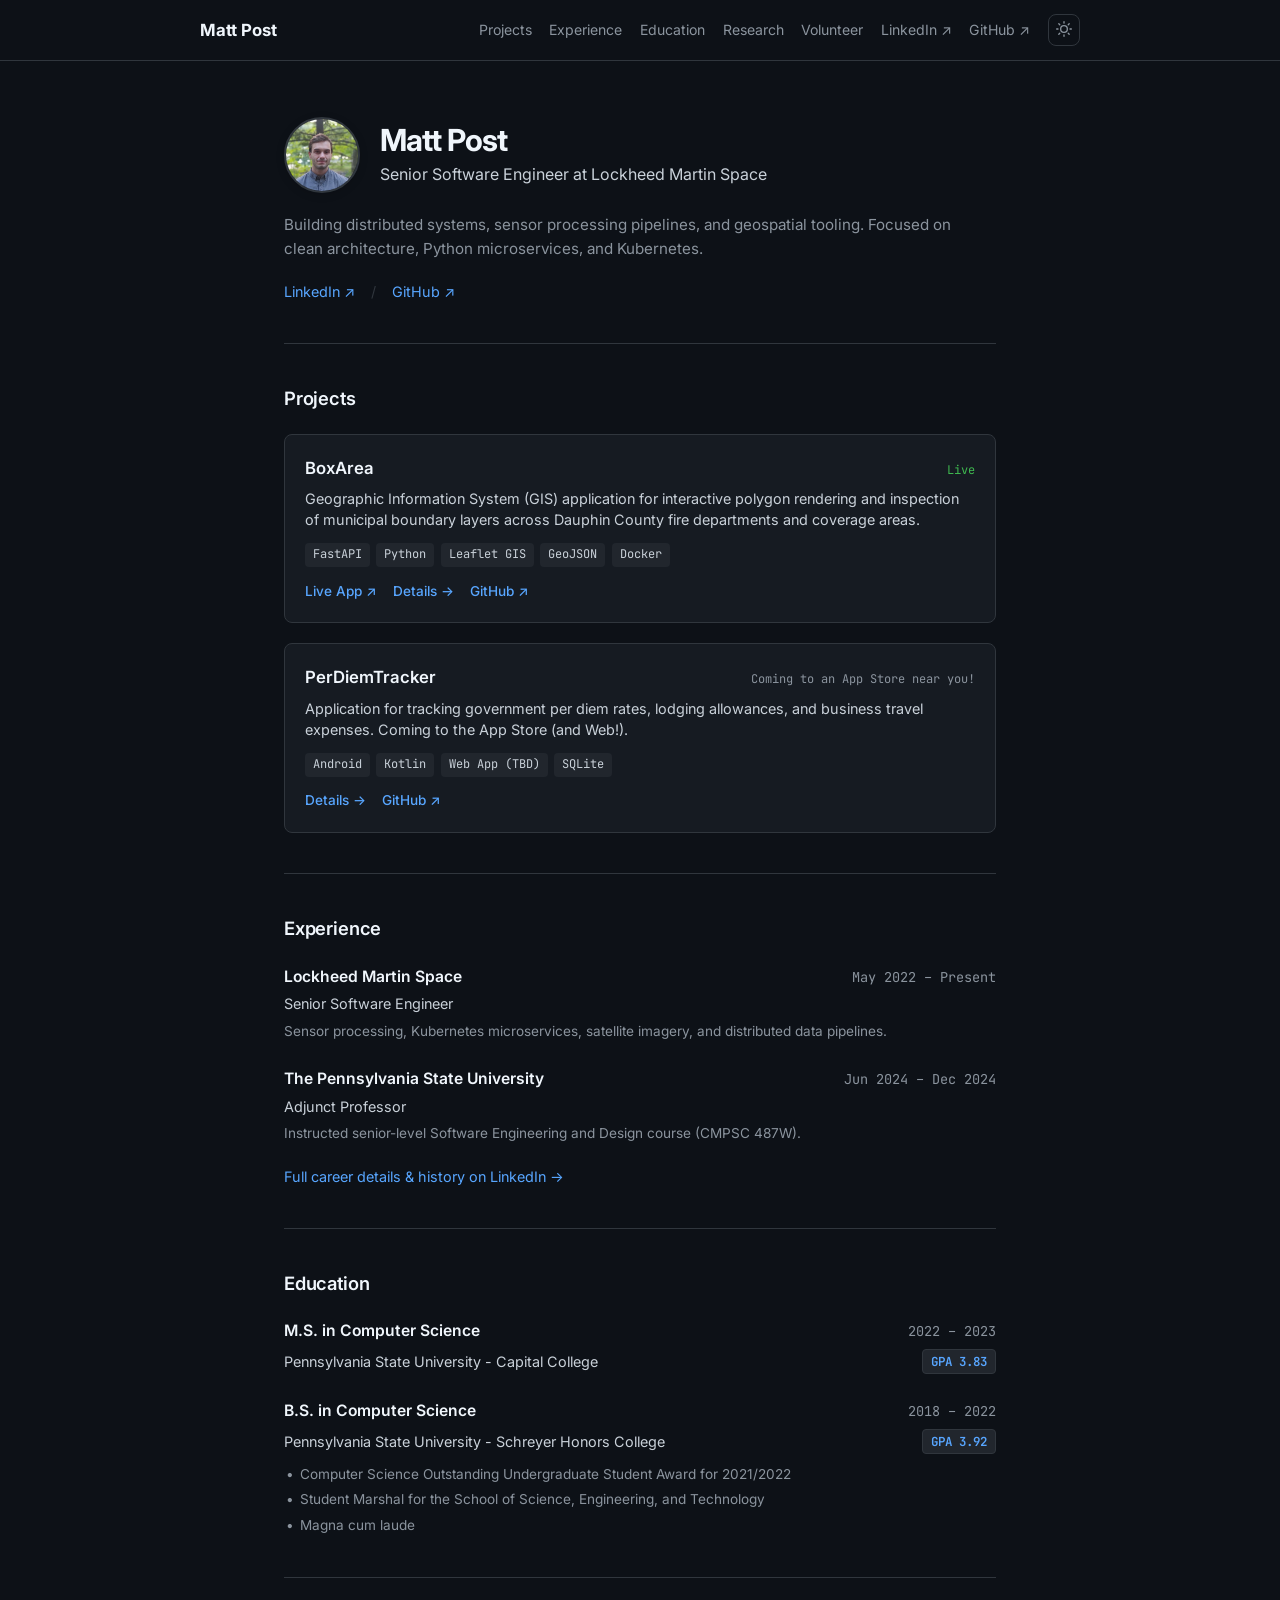
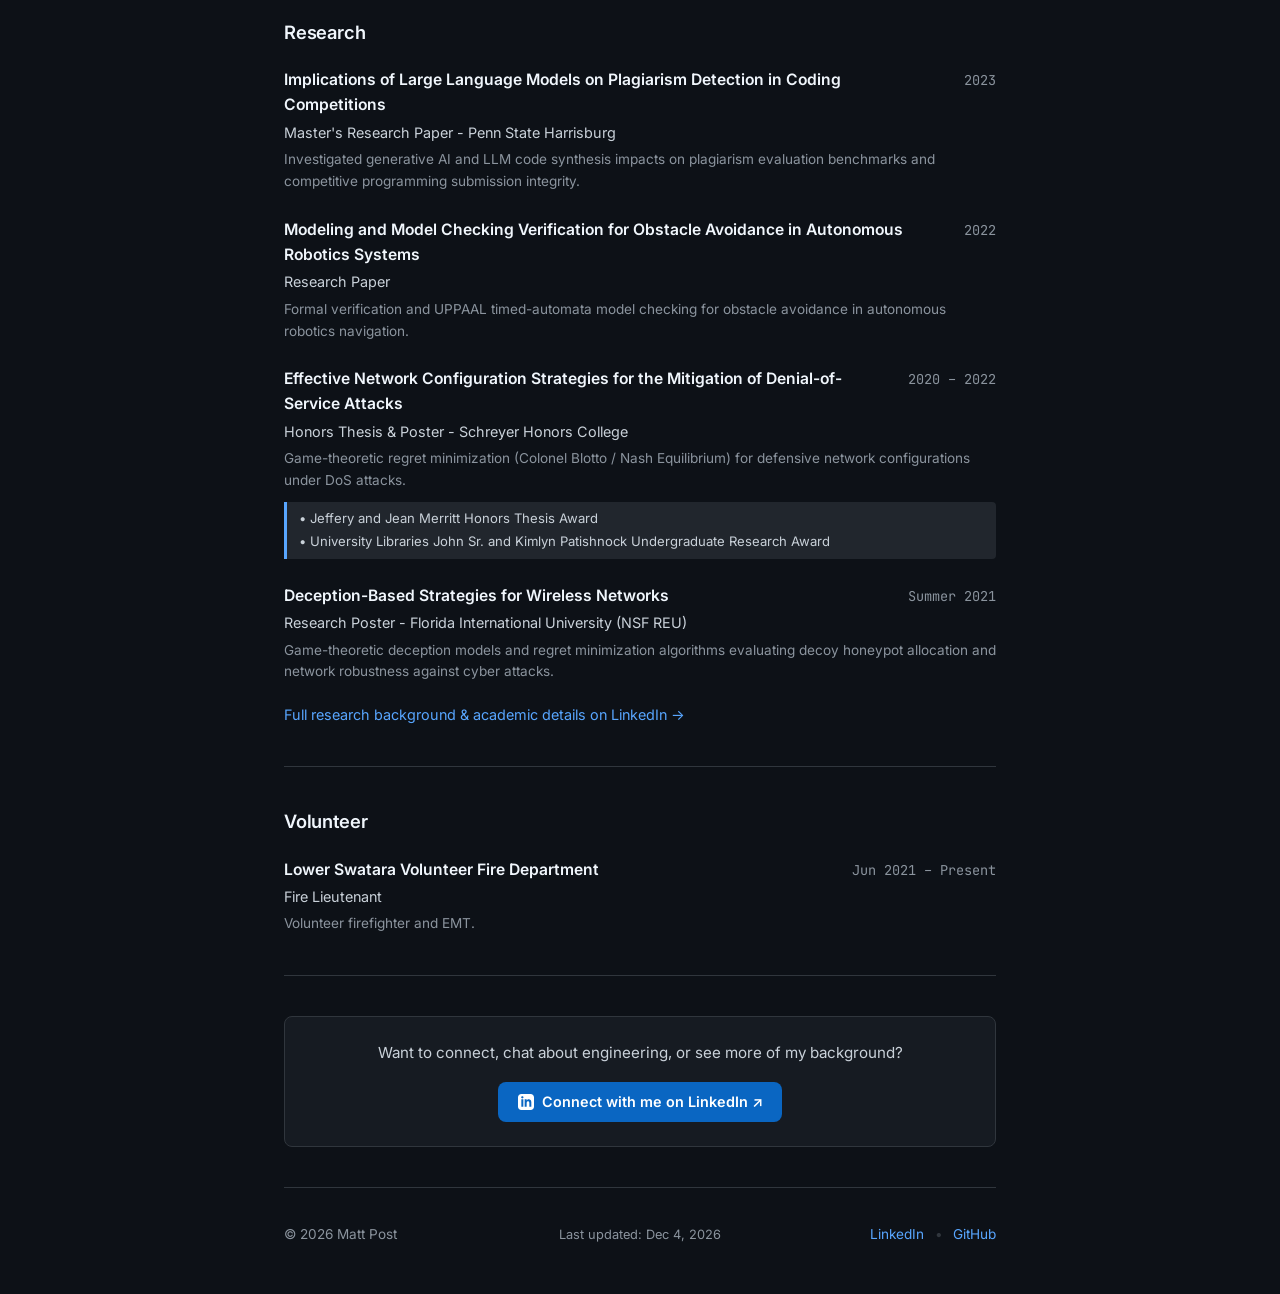
<file: index.html>
<!DOCTYPE html>
<html lang="en" data-theme="dark">
<head>
  <meta charset="UTF-8">
  <meta name="viewport" content="width=device-width, initial-scale=1.0">
  <title>Matt's Website :)</title>
  <meta name="description" content="Personal site of Matt Post - Senior Software Engineer.">
  <link rel="stylesheet" href="assets/css/style.css">
  <link rel="icon" href="data:image/svg+xml,<svg xmlns='http://www.w3.org/2000/svg' viewBox='0 0 32 32'><rect width='32' height='32' rx='6' fill='%23161b22'/><text x='16' y='22' font-family='sans-serif' font-size='18' font-weight='bold' fill='%2358a6ff' text-anchor='middle'>M</text></svg>">
</head>
<body>

  <!-- Minimal Header -->
  <header class="site-header">
    <div class="container nav-row">
      <a href="index.html" class="brand-link">Matt Post</a>
      <nav>
        <ul class="nav-links">
          <li><a href="#projects" class="nav-link">Projects</a></li>
          <li><a href="#experience" class="nav-link">Experience</a></li>
          <li><a href="#education" class="nav-link">Education</a></li>
          <li><a href="#research" class="nav-link">Research</a></li>
          <li><a href="#volunteer" class="nav-link">Volunteer</a></li>
          <li><a href="https://www.linkedin.com/in/matthew-post/" target="_blank" rel="noopener noreferrer" class="nav-link">LinkedIn ↗</a></li>
          <li><a href="https://github.com/mattpost1700" target="_blank" rel="noopener noreferrer" class="nav-link">GitHub ↗</a></li>
          <li>
            <button class="theme-btn" id="theme-btn" aria-label="Toggle Theme">
              <span id="theme-icon">
                <svg width="16" height="16" viewBox="0 0 24 24" fill="none" stroke="currentColor" stroke-width="2">
                  <circle cx="12" cy="12" r="5"></circle>
                  <line x1="12" y1="1" x2="12" y2="3"></line>
                  <line x1="12" y1="21" x2="12" y2="23"></line>
                </svg>
              </span>
            </button>
          </li>
        </ul>
      </nav>
    </div>
  </header>

  <main class="container">
    <!-- Hero / Intro -->
    <section class="hero-section">
      <div class="hero-profile-row">
        <div class="avatar-box" title="Matt Post">
          <img src="assets/images/headshot.jpg" alt="Matt Post" class="avatar-img" id="avatar-img">
        </div>
        <div class="hero-title-group">
          <h1 class="hero-name">Matt Post</h1>
          <p class="hero-role">Senior Software Engineer at Lockheed Martin Space</p>
        </div>
      </div>
      <p class="hero-summary">
        Building distributed systems, sensor processing pipelines, and geospatial tooling. Focused on clean architecture, Python microservices, and Kubernetes.
      </p>
      <div class="hero-links">
        <a href="https://www.linkedin.com/in/matthew-post/" target="_blank" rel="noopener noreferrer">LinkedIn ↗</a>
        <span style="color: var(--border);">/</span>
        <a href="https://github.com/mattpost1700" target="_blank" rel="noopener noreferrer">GitHub ↗</a>
      </div>
    </section>

    <!-- Projects (Boxed style) -->
    <section class="section" id="projects">
      <h2 class="section-title">Projects</h2>
      <div class="project-list">
        
        <!-- BoxArea -->
        <article class="project-item">
          <div class="project-header">
            <h3 class="project-name">BoxArea</h3>
            <span class="project-status" style="color: #3fb950;"> Live</span>
          </div>
          <p class="project-desc">
            Geographic Information System (GIS) application for interactive polygon rendering and inspection of municipal boundary layers across Dauphin County fire departments and coverage areas.
          </p>
          <div class="project-tags">
            <span class="tag">FastAPI</span>
            <span class="tag">Python</span>
            <span class="tag">Leaflet GIS</span>
            <span class="tag">GeoJSON</span>
            <span class="tag">Docker</span>
          </div>
          <div class="project-actions">
            <a href="https://boxarea.tail0d01bd.ts.net/" target="_blank" rel="noopener noreferrer">Live App ↗</a>
            <a href="projects/boxarea.html">Details →</a>
            <a href="https://github.com/mattpost1700/BoxArea" target="_blank" rel="noopener noreferrer">GitHub ↗</a>
          </div>
        </article>

        <!-- PerDiemTracker -->
        <article class="project-item">
          <div class="project-header">
            <h3 class="project-name">PerDiemTracker</h3>
            <span class="project-status">Coming to an App Store near you!</span>
          </div>
          <p class="project-desc">
            Application for tracking government per diem rates, lodging allowances, and business travel expenses. Coming to the App Store (and Web!).
          </p>
          <div class="project-tags">
            <span class="tag">Android</span>
            <span class="tag">Kotlin</span>
            <span class="tag">Web App (TBD)</span>
            <span class="tag">SQLite</span>
          </div>
          <div class="project-actions">
            <a href="projects/perdiemtracker.html">Details →</a>
            <a href="https://github.com/mattpost1700" target="_blank" rel="noopener noreferrer">GitHub ↗</a>
          </div>
        </article>

      </div>
    </section>

    <!-- Work History -->
    <section class="section" id="experience">
      <h2 class="section-title">Experience</h2>
      <div class="experience-list">
        
        <div class="exp-item">
          <div class="exp-row">
            <span class="exp-company">Lockheed Martin Space</span>
            <span class="exp-date">May 2022 – Present</span>
          </div>
          <span class="exp-role">Senior Software Engineer</span>
          <p class="exp-note">Sensor processing, Kubernetes microservices, satellite imagery, and distributed data pipelines.</p>
        </div>

        <div class="exp-item">
          <div class="exp-row">
            <span class="exp-company">The Pennsylvania State University</span>
            <span class="exp-date">Jun 2024 – Dec 2024</span>
          </div>
          <span class="exp-role">Adjunct Professor</span>
          <p class="exp-note">Instructed senior-level Software Engineering and Design course (CMPSC 487W).</p>
        </div>

      </div>

      <div style="margin-top: 1.25rem; font-size: 0.9rem;">
        <a href="https://www.linkedin.com/in/matthew-post/" target="_blank" rel="noopener noreferrer">Full career details & history on LinkedIn →</a>
      </div>
    </section>

    <!-- Education -->
    <section class="section" id="education">
      <h2 class="section-title">Education</h2>
      <div class="experience-list">
        
        <!-- MS -->
        <div class="exp-item">
          <div class="exp-row">
            <span class="exp-company">M.S. in Computer Science</span>
            <span class="exp-date">2022 – 2023</span>
          </div>
          <div class="exp-subrow">
            <span class="exp-role">Pennsylvania State University - Capital College</span>
            <span class="gpa-pill">GPA 3.83</span>
          </div>
        </div>

        <!-- BS -->
        <div class="exp-item">
          <div class="exp-row">
            <span class="exp-company">B.S. in Computer Science</span>
            <span class="exp-date">2018 – 2022</span>
          </div>
          <div class="exp-subrow">
            <span class="exp-role">Pennsylvania State University - Schreyer Honors College</span>
            <span class="gpa-pill">GPA 3.92</span>
          </div>
          <ul class="exp-bullets">
            <li>Computer Science Outstanding Undergraduate Student Award for 2021/2022</li>
            <li>Student Marshal for the School of Science, Engineering, and Technology</li>
            <li>Magna cum laude</li>
          </ul>
        </div>

      </div>
    </section>

    <!-- Research Section -->
    <section class="section" id="research">
      <h2 class="section-title">Research</h2>
      <div class="experience-list">
        
        <!-- Master's Research Paper -->
        <div class="exp-item">
          <div class="exp-row">
            <span class="exp-company">Implications of Large Language Models on Plagiarism Detection in Coding Competitions</span>
            <span class="exp-date">2023</span>
          </div>
          <span class="exp-role">Master's Research Paper - Penn State Harrisburg</span>
          <p class="exp-note">Investigated generative AI and LLM code synthesis impacts on plagiarism evaluation benchmarks and competitive programming submission integrity.</p>
        </div>

        <!-- Robotics Research Paper -->
        <div class="exp-item">
          <div class="exp-row">
            <span class="exp-company">Modeling and Model Checking Verification for Obstacle Avoidance in Autonomous Robotics Systems</span>
            <span class="exp-date">2022</span>
          </div>
          <span class="exp-role">Research Paper</span>
          <p class="exp-note">Formal verification and UPPAAL timed-automata model checking for obstacle avoidance in autonomous robotics navigation.</p>
        </div>

        <!-- Honors Thesis & Poster -->
        <div class="exp-item">
          <div class="exp-row">
            <span class="exp-company">Effective Network Configuration Strategies for the Mitigation of Denial-of-Service Attacks</span>
            <span class="exp-date">2020 – 2022</span>
          </div>
          <span class="exp-role">Honors Thesis & Poster - Schreyer Honors College</span>
          <p class="exp-note">Game-theoretic regret minimization (Colonel Blotto / Nash Equilibrium) for defensive network configurations under DoS attacks.</p>
          <div class="award-callout">
            <div>• Jeffery and Jean Merritt Honors Thesis Award</div>
            <div>• University Libraries John Sr. and Kimlyn Patishnock Undergraduate Research Award</div>
          </div>
        </div>

        <!-- FIU Research Poster -->
        <div class="exp-item">
          <div class="exp-row">
            <span class="exp-company">Deception-Based Strategies for Wireless Networks</span>
            <span class="exp-date">Summer 2021</span>
          </div>
          <span class="exp-role">Research Poster - Florida International University (NSF REU)</span>
          <p class="exp-note">Game-theoretic deception models and regret minimization algorithms evaluating decoy honeypot allocation and network robustness against cyber attacks.</p>
        </div>

      </div>

      <div style="margin-top: 1.25rem; font-size: 0.9rem;">
        <a href="https://www.linkedin.com/in/matthew-post/" target="_blank" rel="noopener noreferrer">Full research background & academic details on LinkedIn →</a>
      </div>
    </section>

    <!-- Volunteer Section (Formatted like Experience section) -->
    <section class="section" id="volunteer">
      <h2 class="section-title">Volunteer</h2>
      <div class="experience-list">
        
        <div class="exp-item">
          <div class="exp-row">
            <span class="exp-company">Lower Swatara Volunteer Fire Department</span>
            <span class="exp-date">Jun 2021 – Present</span>
          </div>
          <span class="exp-role">Fire Lieutenant</span>
          <p class="exp-note">Volunteer firefighter and EMT.</p>
        </div>

      </div>
    </section>

    <!-- Connect on LinkedIn -->
    <section class="connect-callout">
      <div class="connect-box">
        <p>Want to connect, chat about engineering, or see more of my background?</p>
        <a href="https://www.linkedin.com/in/matthew-post/" target="_blank" rel="noopener noreferrer" class="btn-linkedin">
          <svg width="16" height="16" viewBox="0 0 24 24" fill="currentColor">
            <path d="M19 0h-14c-2.761 0-5 2.239-5 5v14c0 2.761 2.239 5 5 5h14c2.762 0 5-2.239 5-5v-14c0-2.761-2.238-5-5-5zm-11 19h-3v-11h3v11zm-1.5-12.268c-.966 0-1.75-.79-1.75-1.764s.784-1.764 1.75-1.764 1.75.79 1.75 1.764-.783 1.764-1.75 1.764zm13.5 12.268h-3v-5.604c0-3.368-4-3.113-4 0v5.604h-3v-11h3v1.765c1.396-2.586 7-2.777 7 2.476v6.759z"/>
          </svg>
          <span>Connect with me on LinkedIn ↗</span>
        </a>
      </div>
    </section>

    <!-- Footer -->
    <footer class="site-footer">
      <div class="footer-left">
        <span>© <span id="current-year">2026</span> Matt Post</span>
      </div>
      <div class="footer-center">
        <span>Last updated: <span id="last-updated">October 2026</span></span>
      </div>
      <div class="footer-right">
        <a href="https://www.linkedin.com/in/matthew-post/" target="_blank" rel="noopener noreferrer">LinkedIn</a>
        <span style="color: var(--border); margin: 0 0.4rem;">•</span>
        <a href="https://github.com/mattpost1700" target="_blank" rel="noopener noreferrer">GitHub</a>
      </div>
    </footer>
  </main>

  <script src="assets/js/main.js"></script>
</body>
</html>
</file>
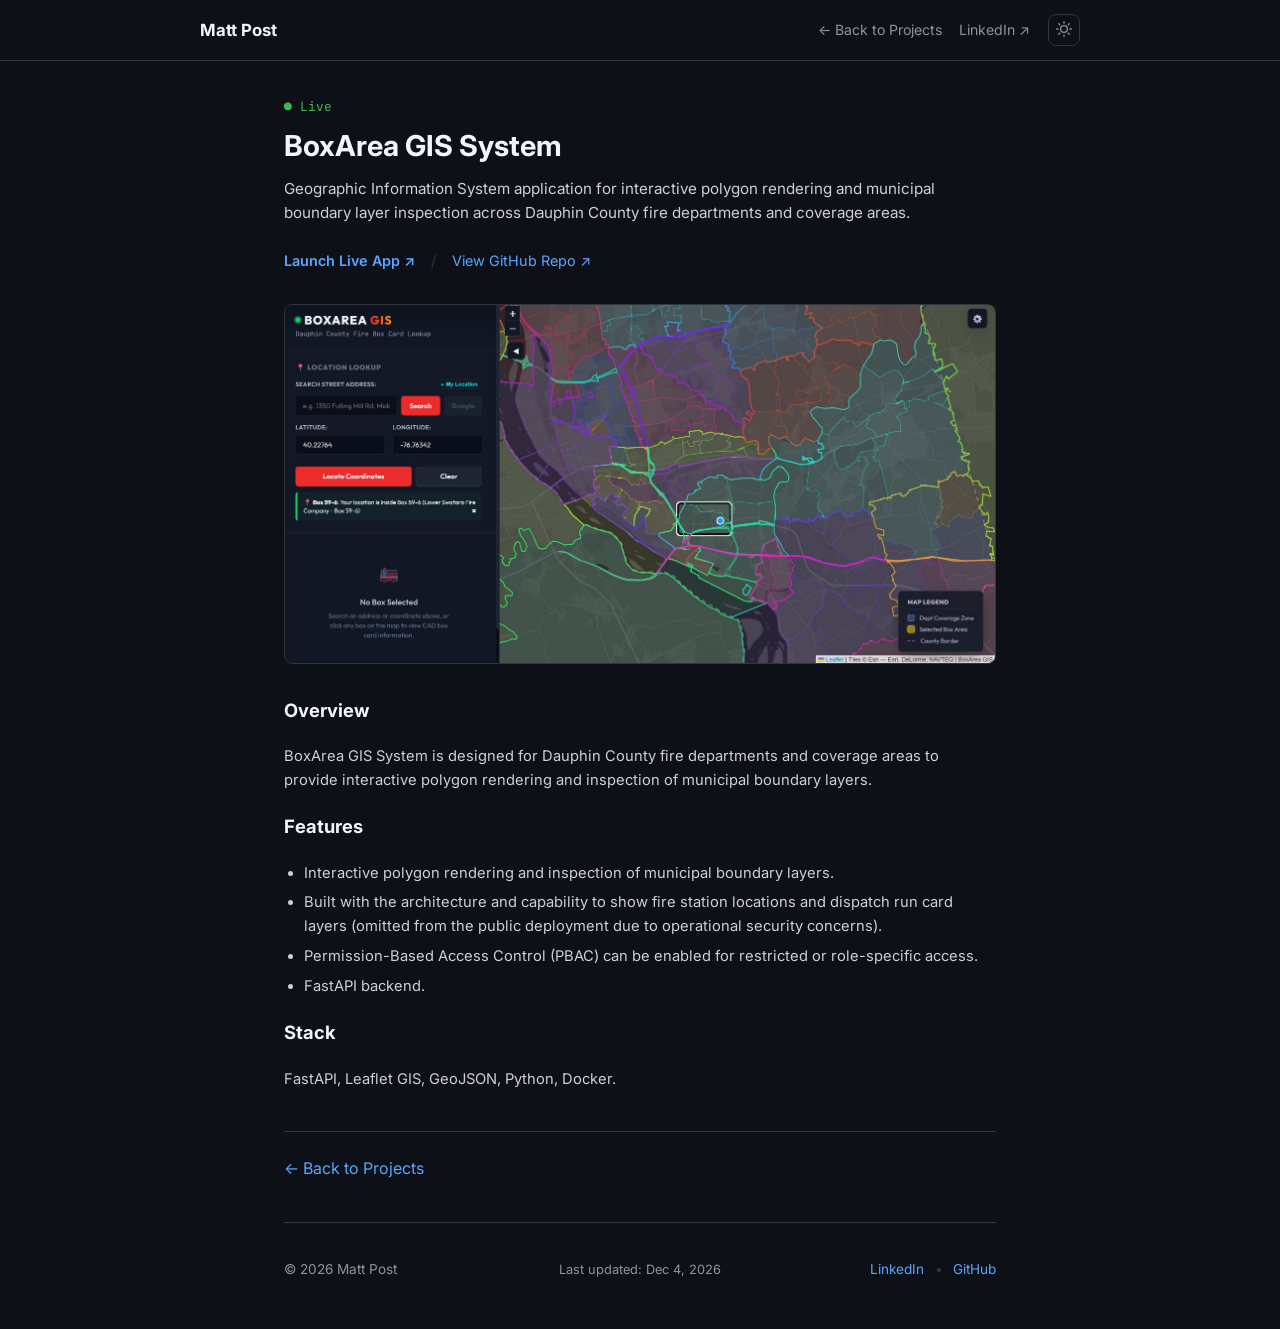
<file: projects/boxarea.html>
<!DOCTYPE html>
<html lang="en" data-theme="dark">
<head>
  <meta charset="UTF-8">
  <meta name="viewport" content="width=device-width, initial-scale=1.0">
  <title>BoxArea — Matt's Website :)</title>
  <meta name="description" content="BoxArea GIS System — Interactive polygon rendering and boundary inspection for Dauphin County fire departments.">
  <link rel="stylesheet" href="../assets/css/style.css">
  <link rel="icon" href="data:image/svg+xml,<svg xmlns='http://www.w3.org/2000/svg' viewBox='0 0 32 32'><rect width='32' height='32' rx='6' fill='%23161b22'/><text x='16' y='22' font-family='sans-serif' font-size='18' font-weight='bold' fill='%2358a6ff' text-anchor='middle'>M</text></svg>">
</head>
<body>

  <!-- Minimal Header -->
  <header class="site-header">
    <div class="container nav-row">
      <a href="../index.html" class="brand-link">Matt Post</a>
      <nav>
        <ul class="nav-links">
          <li><a href="../index.html#projects" class="nav-link">← Back to Projects</a></li>
          <li><a href="https://www.linkedin.com/in/matthew-post/" target="_blank" rel="noopener noreferrer" class="nav-link">LinkedIn ↗</a></li>
          <li>
            <button class="theme-btn" id="theme-btn" aria-label="Toggle Theme">
              <span id="theme-icon">
                <svg width="16" height="16" viewBox="0 0 24 24" fill="none" stroke="currentColor" stroke-width="2">
                  <circle cx="12" cy="12" r="5"></circle>
                  <line x1="12" y1="1" x2="12" y2="3"></line>
                  <line x1="12" y1="21" x2="12" y2="23"></line>
                </svg>
              </span>
            </button>
          </li>
        </ul>
      </nav>
    </div>
  </header>

  <main class="container">
    <section class="section" style="padding-top: 2rem;">
      <div style="margin-bottom: 1.5rem;">
        <span style="font-family: var(--font-mono); font-size: 0.8rem; color: #3fb950;">● Live</span>
        <h1 style="font-size: 1.8rem; font-weight: 700; margin-top: 0.25rem;">BoxArea GIS System</h1>
        <p style="color: var(--text-secondary); margin-top: 0.5rem; font-size: 0.95rem;">
          Geographic Information System application for interactive polygon rendering and municipal boundary layer inspection across Dauphin County fire departments and coverage areas.
        </p>
      </div>

      <div style="display: flex; gap: 1rem; margin-bottom: 2rem; font-size: 0.9rem;">
        <a href="https://boxarea.tail0d01bd.ts.net/" target="_blank" rel="noopener noreferrer" style="font-weight: 600;">Launch Live App ↗</a>
        <span style="color: var(--border);">/</span>
        <a href="https://github.com/mattpost1700/BoxArea" target="_blank" rel="noopener noreferrer">View GitHub Repo ↗</a>
      </div>

      <!-- App Preview -->
      <div style="border: 1px solid var(--border); border-radius: var(--radius); overflow: hidden; background: var(--bg-card); margin-bottom: 2rem;">
        <img src="../assets/images/boxarea_preview.jpg" alt="BoxArea Screenshot" style="width: 100%; display: block;">
      </div>

      <div style="display: flex; flex-direction: column; gap: 1.25rem; font-size: 0.92rem; color: var(--text-secondary); line-height: 1.6;">
        <h2 style="font-size: 1.15rem; color: var(--text-main);">Overview</h2>
        <p>
          BoxArea GIS System is designed for Dauphin County fire departments and coverage areas to provide interactive polygon rendering and inspection of municipal boundary layers.
        </p>

        <h2 style="font-size: 1.15rem; color: var(--text-main);">Features</h2>
        <ul style="margin-left: 1.25rem; display: flex; flex-direction: column; gap: 0.4rem;">
          <li>Interactive polygon rendering and inspection of municipal boundary layers.</li>
          <li>Built with the architecture and capability to show fire station locations and dispatch run card layers (omitted from the public deployment due to operational security concerns).</li>
          <li>Permission-Based Access Control (PBAC) can be enabled for restricted or role-specific access.</li>
          <li>FastAPI backend.</li>
        </ul>

        <h2 style="font-size: 1.15rem; color: var(--text-main);">Stack</h2>
        <p>
          FastAPI, Leaflet GIS, GeoJSON, Python, Docker.
        </p>
      </div>

      <div style="margin-top: 2.5rem; padding-top: 1.5rem; border-top: 1px solid var(--border);">
        <a href="../index.html#projects">← Back to Projects</a>
      </div>
    </section>

    <footer class="site-footer">
      <div class="footer-left">
        <span>© <span id="current-year">2026</span> Matt Post</span>
      </div>
      <div class="footer-center">
        <span>Last updated: <span id="last-updated">October 2026</span></span>
      </div>
      <div class="footer-right">
        <a href="https://www.linkedin.com/in/matthew-post/" target="_blank" rel="noopener noreferrer">LinkedIn</a>
        <span style="color: var(--border); margin: 0 0.4rem;">•</span>
        <a href="https://github.com/mattpost1700" target="_blank" rel="noopener noreferrer">GitHub</a>
      </div>
    </footer>
  </main>

  <script src="../assets/js/main.js"></script>
</body>
</html>
</file>
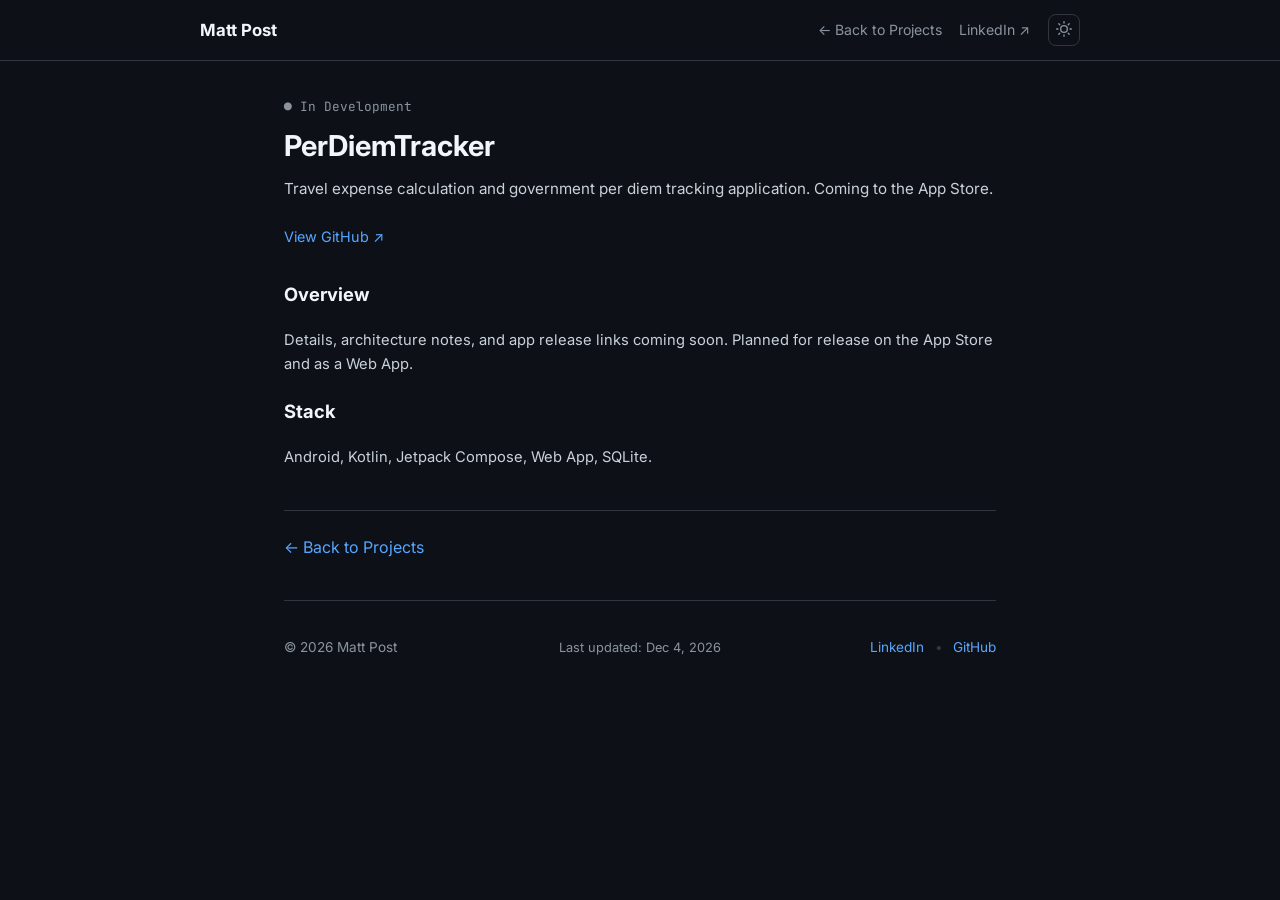
<file: projects/perdiemtracker.html>
<!DOCTYPE html>
<html lang="en" data-theme="dark">
<head>
  <meta charset="UTF-8">
  <meta name="viewport" content="width=device-width, initial-scale=1.0">
  <title>PerDiemTracker — Matt's Website :)</title>
  <meta name="description" content="PerDiemTracker — Travel expense calculation and government per diem tracking application.">
  <link rel="stylesheet" href="../assets/css/style.css">
  <link rel="icon" href="data:image/svg+xml,<svg xmlns='http://www.w3.org/2000/svg' viewBox='0 0 32 32'><rect width='32' height='32' rx='6' fill='%23161b22'/><text x='16' y='22' font-family='sans-serif' font-size='18' font-weight='bold' fill='%2358a6ff' text-anchor='middle'>M</text></svg>">
</head>
<body>

  <!-- Minimal Header -->
  <header class="site-header">
    <div class="container nav-row">
      <a href="../index.html" class="brand-link">Matt Post</a>
      <nav>
        <ul class="nav-links">
          <li><a href="../index.html#projects" class="nav-link">← Back to Projects</a></li>
          <li><a href="https://www.linkedin.com/in/matthew-post/" target="_blank" rel="noopener noreferrer" class="nav-link">LinkedIn ↗</a></li>
          <li>
            <button class="theme-btn" id="theme-btn" aria-label="Toggle Theme">
              <span id="theme-icon">
                <svg width="16" height="16" viewBox="0 0 24 24" fill="none" stroke="currentColor" stroke-width="2">
                  <circle cx="12" cy="12" r="5"></circle>
                  <line x1="12" y1="1" x2="12" y2="3"></line>
                  <line x1="12" y1="21" x2="12" y2="23"></line>
                </svg>
              </span>
            </button>
          </li>
        </ul>
      </nav>
    </div>
  </header>

  <main class="container">
    <section class="section" style="padding-top: 2rem;">
      <div style="margin-bottom: 1.5rem;">
        <span style="font-family: var(--font-mono); font-size: 0.8rem; color: var(--text-muted);">● In Development</span>
        <h1 style="font-size: 1.8rem; font-weight: 700; margin-top: 0.25rem;">PerDiemTracker</h1>
        <p style="color: var(--text-secondary); margin-top: 0.5rem; font-size: 0.95rem;">
          Travel expense calculation and government per diem tracking application. Coming to the App Store.
        </p>
      </div>

      <div style="display: flex; gap: 1rem; margin-bottom: 2rem; font-size: 0.9rem;">
        <a href="https://github.com/mattpost1700" target="_blank" rel="noopener noreferrer">View GitHub ↗</a>
      </div>

      <div style="display: flex; flex-direction: column; gap: 1.25rem; font-size: 0.92rem; color: var(--text-secondary); line-height: 1.6;">
        <h2 style="font-size: 1.15rem; color: var(--text-main);">Overview</h2>
        <p>
          Details, architecture notes, and app release links coming soon. Planned for release on the App Store and as a Web App.
        </p>

        <h2 style="font-size: 1.15rem; color: var(--text-main);">Stack</h2>
        <p>
          Android, Kotlin, Jetpack Compose, Web App, SQLite.
        </p>
      </div>

      <div style="margin-top: 2.5rem; padding-top: 1.5rem; border-top: 1px solid var(--border);">
        <a href="../index.html#projects">← Back to Projects</a>
      </div>
    </section>

    <footer class="site-footer">
      <div class="footer-left">
        <span>© <span id="current-year">2026</span> Matt Post</span>
      </div>
      <div class="footer-center">
        <span>Last updated: <span id="last-updated">October 2026</span></span>
      </div>
      <div class="footer-right">
        <a href="https://www.linkedin.com/in/matthew-post/" target="_blank" rel="noopener noreferrer">LinkedIn</a>
        <span style="color: var(--border); margin: 0 0.4rem;">•</span>
        <a href="https://github.com/mattpost1700" target="_blank" rel="noopener noreferrer">GitHub</a>
      </div>
    </footer>
  </main>

  <script src="../assets/js/main.js"></script>
</body>
</html>
</file>
<file: assets/css/style.css>
/* ==========================================================================
   MATT POST — PERSONAL PORTFOLIO
   Clean, Minimal, Modern Software Engineer Portfolio
   ========================================================================== */

@import url('https://fonts.googleapis.com/css2?family=Inter:wght@400;500;600;700&family=JetBrains+Mono:wght@400;500&display=swap');

:root {
  --bg: #0d1117;
  --bg-subtle: #161b22;
  --bg-card: #161b22;
  --border: #30363d;
  --border-hover: #58a6ff;

  --text-main: #f0f6fc;
  --text-muted: #8b949e;
  --text-secondary: #c9d1d9;

  --accent: #58a6ff;
  --accent-hover: #79c0ff;
  --tag-bg: #21262d;
  --tag-text: #c9d1d9;

  --font-sans: 'Inter', -apple-system, BlinkMacSystemFont, "Segoe UI", Roboto, sans-serif;
  --font-mono: 'JetBrains Mono', ui-monospace, SFMono-Regular, monospace;

  --radius: 8px;
  --container-max: 760px;
  --transition: 0.15s ease-in-out;
}

[data-theme="light"] {
  --bg: #ffffff;
  --bg-subtle: #f6f8fa;
  --bg-card: #f6f8fa;
  --border: #d0d7de;
  --border-hover: #0969da;

  --text-main: #1f2328;
  --text-muted: #656d76;
  --text-secondary: #424a53;

  --accent: #0969da;
  --accent-hover: #0550ae;
  --tag-bg: #eaeef2;
  --tag-text: #24292f;
}

/* Reset & Base */
*, *::before, *::after {
  box-sizing: border-box;
  margin: 0;
  padding: 0;
}

html {
  scroll-behavior: smooth;
  font-size: 16px;
}

body {
  font-family: var(--font-sans);
  background-color: var(--bg);
  color: var(--text-main);
  line-height: 1.6;
  min-height: 100vh;
  -webkit-font-smoothing: antialiased;
  transition: background-color var(--transition), color var(--transition);
}

.container {
  max-width: var(--container-max);
  margin: 0 auto;
  padding: 0 1.5rem;
}

a {
  color: var(--accent);
  text-decoration: none;
  transition: color var(--transition);
}

a:hover {
  color: var(--accent-hover);
  text-decoration: underline;
}

/* Header */
.site-header {
  border-bottom: 1px solid var(--border);
  position: sticky;
  top: 0;
  background: var(--bg);
  z-index: 100;
  backdrop-filter: blur(8px);
}

.nav-row {
  display: flex;
  align-items: center;
  justify-content: space-between;
  height: 60px;
  gap: 1.25rem;
  max-width: 920px;
  margin: 0 auto;
  padding: 0 1.25rem;
}

.brand-link {
  font-weight: 700;
  font-size: 1.05rem;
  color: var(--text-main);
  letter-spacing: -0.01em;
  white-space: nowrap;
}

.brand-link:hover {
  text-decoration: none;
  color: var(--accent);
}

.nav-links {
  display: flex;
  align-items: center;
  gap: 1.1rem;
  list-style: none;
  white-space: nowrap;
}

.nav-link {
  font-size: 0.88rem;
  color: var(--text-muted);
  white-space: nowrap;
}

.nav-link:hover {
  color: var(--text-main);
  text-decoration: none;
}

.theme-btn {
  background: none;
  border: 1px solid var(--border);
  color: var(--text-muted);
  width: 32px;
  height: 32px;
  border-radius: var(--radius);
  cursor: pointer;
  display: flex;
  align-items: center;
  justify-content: center;
  transition: all var(--transition);
}

.theme-btn:hover {
  color: var(--text-main);
  border-color: var(--border-hover);
}

/* Hero Section */
.hero-section {
  padding: 3.5rem 0 2.5rem;
  border-bottom: 1px solid var(--border);
}

.hero-profile-row {
  display: flex;
  align-items: center;
  gap: 1.25rem;
  margin-bottom: 1.25rem;
}

.avatar-box {
  width: 76px;
  height: 76px;
  border-radius: 50%;
  border: 2px solid var(--border);
  overflow: hidden;
  background: var(--bg-subtle);
  flex-shrink: 0;
  box-shadow: 0 2px 8px rgba(0, 0, 0, 0.15);
}

.avatar-img {
  width: 100%;
  height: 100%;
  object-fit: cover;
  display: block;
}

.hero-title-group {
  display: flex;
  flex-direction: column;
}

.hero-name {
  font-size: 1.9rem;
  font-weight: 700;
  letter-spacing: -0.03em;
  line-height: 1.2;
  margin-bottom: 0.25rem;
  color: var(--text-main);
}

.hero-role {
  font-size: 1rem;
  color: var(--text-secondary);
}

.hero-summary {
  font-size: 0.95rem;
  color: var(--text-muted);
  line-height: 1.55;
  margin-bottom: 1.25rem;
  max-width: 680px;
}

.hero-links {
  display: flex;
  gap: 1rem;
  font-size: 0.9rem;
  align-items: center;
}

/* Sections */
.section {
  padding: 2.5rem 0;
  border-bottom: 1px solid var(--border);
}

.section-title {
  font-size: 1.15rem;
  font-weight: 600;
  margin-bottom: 1.25rem;
  color: var(--text-main);
  letter-spacing: -0.01em;
}

/* Project Cards */
.project-list {
  display: flex;
  flex-direction: column;
  gap: 1.25rem;
}

.project-item {
  border: 1px solid var(--border);
  border-radius: var(--radius);
  background: var(--bg-card);
  padding: 1.25rem;
  transition: border-color var(--transition);
}

.project-item:hover {
  border-color: var(--border-hover);
}

.project-header {
  display: flex;
  align-items: baseline;
  justify-content: space-between;
  gap: 0.5rem;
  margin-bottom: 0.4rem;
}

.project-name {
  font-size: 1.05rem;
  font-weight: 600;
  color: var(--text-main);
}

.project-status {
  font-size: 0.75rem;
  font-family: var(--font-mono);
  color: var(--text-muted);
}

.project-desc {
  font-size: 0.9rem;
  color: var(--text-secondary);
  line-height: 1.5;
  margin-bottom: 0.75rem;
}

.project-tags {
  display: flex;
  flex-wrap: wrap;
  gap: 0.4rem;
  margin-bottom: 0.85rem;
}

.tag {
  font-size: 0.75rem;
  font-family: var(--font-mono);
  background: var(--tag-bg);
  color: var(--tag-text);
  padding: 0.15rem 0.5rem;
  border-radius: 4px;
}

.project-actions {
  display: flex;
  gap: 1rem;
  font-size: 0.85rem;
  font-weight: 500;
}

/* Work Experience */
.experience-list {
  display: flex;
  flex-direction: column;
  gap: 1.5rem;
}

.exp-item {
  display: flex;
  flex-direction: column;
  gap: 0.2rem;
}

.exp-row {
  display: flex;
  align-items: baseline;
  justify-content: space-between;
  gap: 1.25rem;
}

.exp-company {
  font-weight: 600;
  font-size: 0.98rem;
  color: var(--text-main);
  min-width: 0;
  flex: 1;
}

.exp-date {
  font-size: 0.85rem;
  font-family: var(--font-mono);
  color: var(--text-muted);
  white-space: nowrap;
  flex-shrink: 0;
  text-align: right;
}

.exp-role {
  font-size: 0.9rem;
  color: var(--text-secondary);
}

.exp-note {
  font-size: 0.85rem;
  color: var(--text-muted);
  margin-top: 0.15rem;
}

.exp-bullets {
  list-style: none;
  margin-top: 0.4rem;
  display: flex;
  flex-direction: column;
  gap: 0.25rem;
  padding-left: 1rem;
}

.exp-bullets li {
  font-size: 0.85rem;
  color: var(--text-muted);
  position: relative;
}

.exp-bullets li::before {
  content: "•";
  position: absolute;
  left: -0.85rem;
  color: var(--text-muted);
}

.exp-subrow {
  display: flex;
  align-items: center;
  justify-content: space-between;
  gap: 0.5rem;
  flex-wrap: wrap;
  margin-top: 0.15rem;
}

.gpa-pill {
  font-family: var(--font-mono);
  font-size: 0.78rem;
  font-weight: 600;
  color: var(--accent);
  background: var(--tag-bg);
  border: 1px solid var(--border);
  padding: 0.1rem 0.5rem;
  border-radius: 4px;
  white-space: nowrap;
}

.award-callout {
  margin-top: 0.45rem;
  padding: 0.45rem 0.75rem;
  background: var(--tag-bg);
  border-left: 3px solid var(--accent);
  border-radius: 0 4px 4px 0;
  font-size: 0.82rem;
  color: var(--text-secondary);
  line-height: 1.45;
  display: flex;
  flex-direction: column;
  gap: 0.25rem;
}

/* Volunteer */
.volunteer-box {
  background: var(--bg-subtle);
  border: 1px solid var(--border);
  border-radius: var(--radius);
  padding: 1rem 1.25rem;
}

.volunteer-title {
  font-weight: 600;
  font-size: 0.95rem;
  color: var(--text-main);
  margin-bottom: 0.2rem;
}

.volunteer-desc {
  font-size: 0.88rem;
  color: var(--text-muted);
}

/* LinkedIn Connect Callout (Replaces contact form) */
.connect-callout {
  padding: 2.5rem 0;
  border-bottom: 1px solid var(--border);
}

.connect-box {
  background: var(--bg-subtle);
  border: 1px solid var(--border);
  border-radius: var(--radius);
  padding: 1.5rem;
  text-align: center;
}

.connect-box p {
  font-size: 0.95rem;
  color: var(--text-secondary);
  margin-bottom: 1rem;
}

.btn-linkedin {
  display: inline-flex;
  align-items: center;
  gap: 0.5rem;
  background: #0a66c2;
  color: #ffffff;
  padding: 0.55rem 1.2rem;
  border-radius: var(--radius);
  font-size: 0.9rem;
  font-weight: 600;
  text-decoration: none;
  transition: opacity var(--transition);
}

.btn-linkedin:hover {
  color: #ffffff;
  opacity: 0.9;
  text-decoration: none;
}

/* Footer */
.site-footer {
  padding: 2.25rem 0 3rem;
  font-size: 0.85rem;
  color: var(--text-muted);
  display: flex;
  justify-content: space-between;
  align-items: center;
  gap: 1rem;
}

.footer-left {
  flex: 1;
  text-align: left;
}

.footer-center {
  flex: 1;
  text-align: center;
  font-size: 0.8rem;
  color: var(--text-muted);
  white-space: nowrap;
}

.footer-right {
  flex: 1;
  text-align: right;
  white-space: nowrap;
}

/* Responsive */
@media (max-width: 768px) {
  .nav-row {
    height: auto;
    padding: 0.65rem 1rem;
    gap: 0.75rem;
  }

  .nav-links {
    overflow-x: auto;
    padding-bottom: 2px;
    scrollbar-width: none;
    -webkit-overflow-scrolling: touch;
    gap: 0.9rem;
  }

  .nav-links::-webkit-scrollbar {
    display: none;
  }
}

@media (max-width: 600px) {
  .hero-section {
    padding: 2.5rem 0 2rem;
  }

  .hero-profile-row {
    gap: 1rem;
  }

  .avatar-box {
    width: 68px;
    height: 68px;
  }

  .hero-name {
    font-size: 1.65rem;
  }

  .exp-row {
    flex-direction: column;
    align-items: flex-start;
  }

  .site-footer {
    flex-direction: column;
    gap: 0.65rem;
    text-align: center;
  }

  .footer-left,
  .footer-center,
  .footer-right {
    text-align: center;
    flex: unset;
  }
}
</file>
